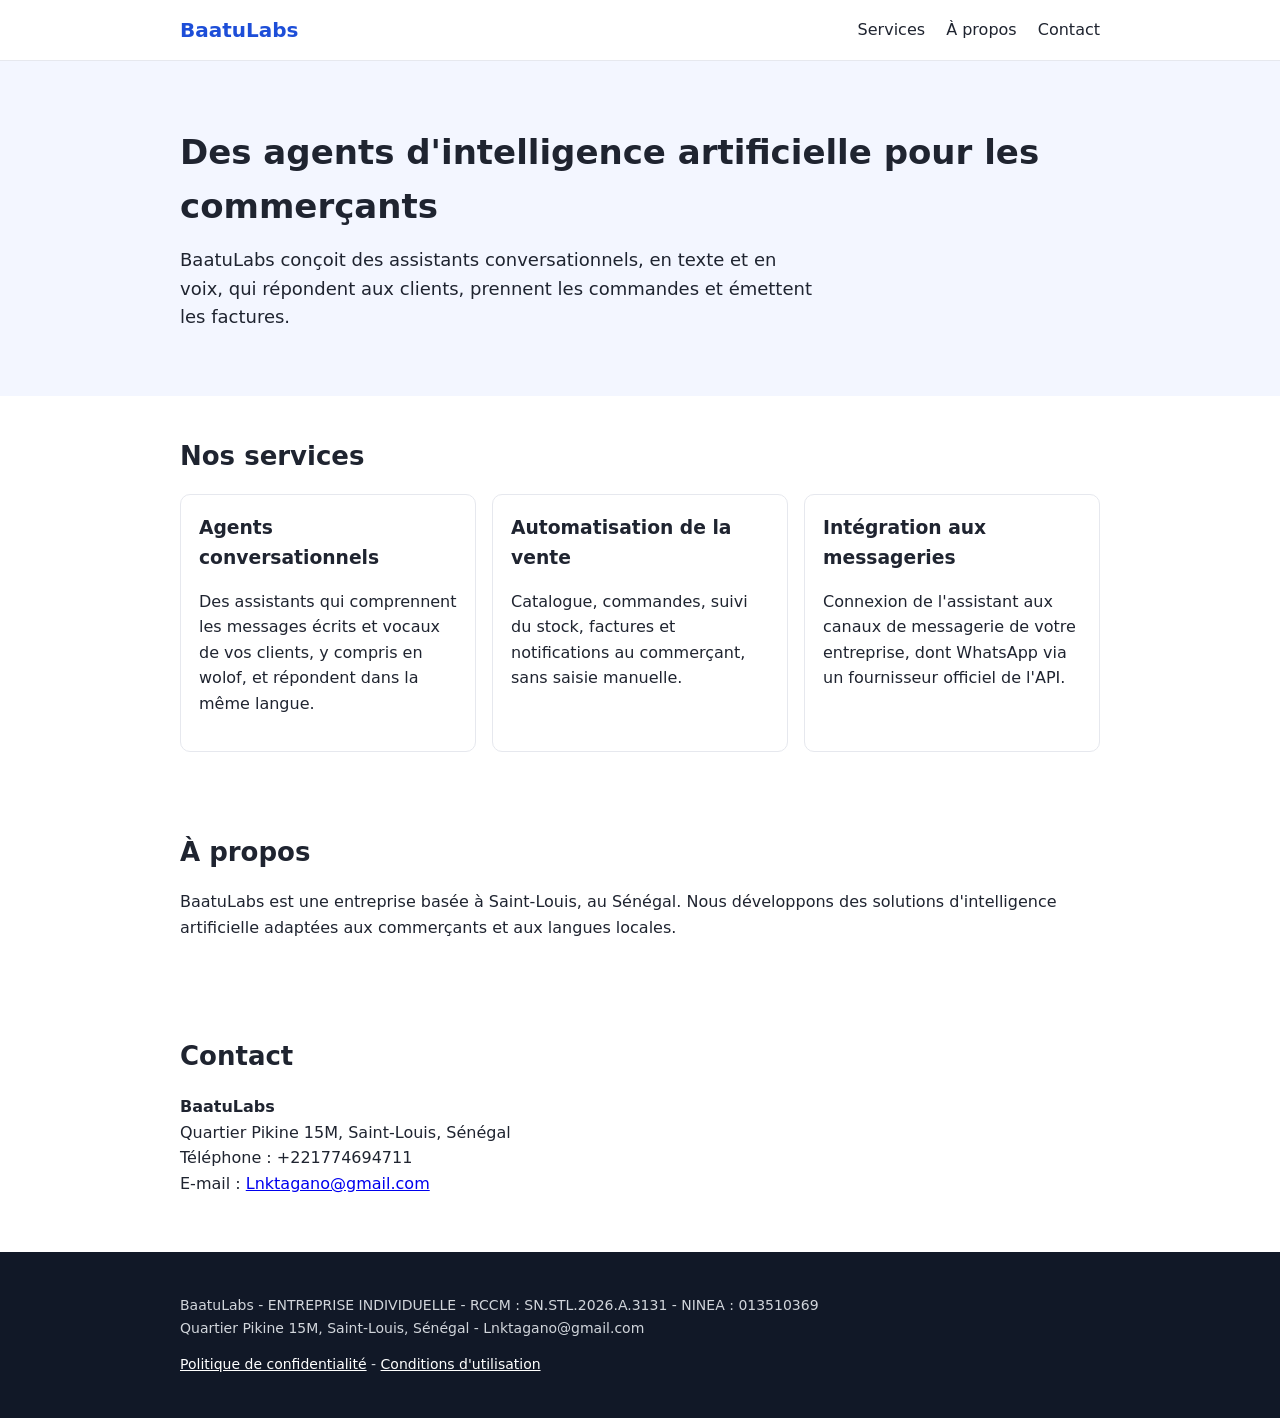
<file: index.html>
<!DOCTYPE html>
<html lang="fr">
<head>
<meta charset="utf-8">
<meta name="viewport" content="width=device-width, initial-scale=1">
<title>BaatuLabs - Agents d'intelligence artificielle pour les commerçants</title>
<meta name="description" content="BaatuLabs conçoit des agents d'intelligence artificielle conversationnels (texte et voix, y compris en wolof) pour aider les commerçants à répondre à leurs clients, prendre des commandes et émettre des factures.">
<link rel="stylesheet" href="style.css">
</head>
<body>
<header>
  <div class="wrap">
    <a class="brand" href="index.html">BaatuLabs</a>
    <nav><a href="#services">Services</a> <a href="#apropos">À propos</a> <a href="#contact">Contact</a></nav>
  </div>
</header>
<main>
  <section class="hero"><div class="wrap">
    <h1>Des agents d'intelligence artificielle pour les commerçants</h1>
    <p>BaatuLabs conçoit des assistants conversationnels, en texte et en voix, qui répondent aux clients, prennent les commandes et émettent les factures.</p>
  </div></section>
  <section id="services"><div class="wrap">
    <h2>Nos services</h2>
    <div class="cards">
      <div class="card"><h3>Agents conversationnels</h3><p>Des assistants qui comprennent les messages écrits et vocaux de vos clients, y compris en wolof, et répondent dans la même langue.</p></div>
      <div class="card"><h3>Automatisation de la vente</h3><p>Catalogue, commandes, suivi du stock, factures et notifications au commerçant, sans saisie manuelle.</p></div>
      <div class="card"><h3>Intégration aux messageries</h3><p>Connexion de l'assistant aux canaux de messagerie de votre entreprise, dont WhatsApp via un fournisseur officiel de l'API.</p></div>
    </div>
  </div></section>
  <section id="apropos"><div class="wrap">
    <h2>À propos</h2>
    <p>BaatuLabs est une entreprise basée à Saint-Louis, au Sénégal. Nous développons des solutions d'intelligence artificielle adaptées aux commerçants et aux langues locales.</p>
  </div></section>
  <section id="contact"><div class="wrap">
    <h2>Contact</h2>
    <p><strong>BaatuLabs</strong><br>Quartier Pikine 15M, Saint-Louis, Sénégal<br>
    Téléphone : +221774694711<br>E-mail : <a href="mailto:Lnktagano@gmail.com">Lnktagano@gmail.com</a></p>
  </div></section>
</main>
<footer><div class="wrap">
  <p>BaatuLabs - ENTREPRISE INDIVIDUELLE - RCCM : SN.STL.2026.A.3131 - NINEA : 013510369<br>
  Quartier Pikine 15M, Saint-Louis, Sénégal - Lnktagano@gmail.com</p>
  <p><a href="privacy.html">Politique de confidentialité</a> - <a href="terms.html">Conditions d'utilisation</a></p>
</div></footer>
</body>
</html>
</file>
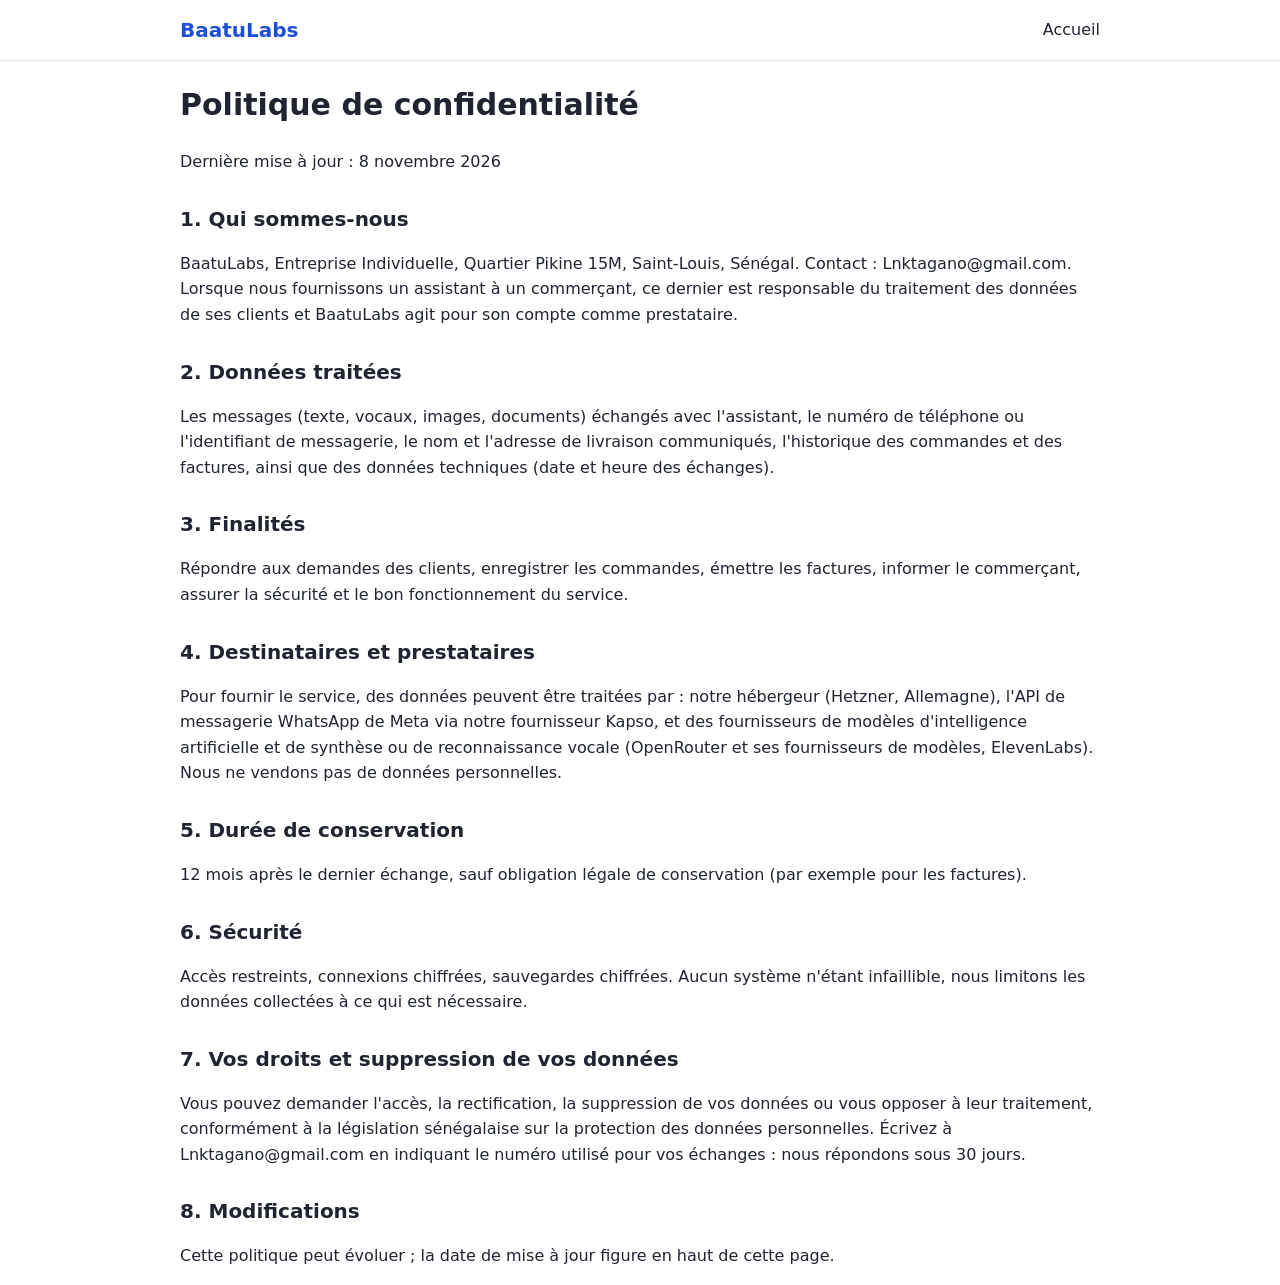
<file: privacy.html>
<!DOCTYPE html>
<html lang="fr">
<head>
<meta charset="utf-8">
<meta name="viewport" content="width=device-width, initial-scale=1">
<title>Politique de confidentialité - BaatuLabs</title>
<link rel="stylesheet" href="style.css">
</head>
<body>
<header>
  <div class="wrap">
    <a class="brand" href="index.html">BaatuLabs</a>
    <nav><a href="index.html">Accueil</a></nav>
  </div>
</header>
<main class="doc">
  <div class="wrap">
    <h1>Politique de confidentialité</h1>
    <p>Dernière mise à jour : 8 novembre 2026</p>
    
    <h2>1. Qui sommes-nous</h2>
    <p>BaatuLabs, Entreprise Individuelle, Quartier Pikine 15M, Saint-Louis, Sénégal. Contact : Lnktagano@gmail.com. Lorsque nous fournissons un assistant à un commerçant, ce dernier est responsable du traitement des données de ses clients et BaatuLabs agit pour son compte comme prestataire.</p>
    
    <h2>2. Données traitées</h2>
    <p>Les messages (texte, vocaux, images, documents) échangés avec l'assistant, le numéro de téléphone ou l'identifiant de messagerie, le nom et l'adresse de livraison communiqués, l'historique des commandes et des factures, ainsi que des données techniques (date et heure des échanges).</p>
    
    <h2>3. Finalités</h2>
    <p>Répondre aux demandes des clients, enregistrer les commandes, émettre les factures, informer le commerçant, assurer la sécurité et le bon fonctionnement du service.</p>
    
    <h2>4. Destinataires et prestataires</h2>
    <p>Pour fournir le service, des données peuvent être traitées par : notre hébergeur (Hetzner, Allemagne), l'API de messagerie WhatsApp de Meta via notre fournisseur Kapso, et des fournisseurs de modèles d'intelligence artificielle et de synthèse ou de reconnaissance vocale (OpenRouter et ses fournisseurs de modèles, ElevenLabs). Nous ne vendons pas de données personnelles.</p>
    
    <h2>5. Durée de conservation</h2>
    <p>12 mois après le dernier échange, sauf obligation légale de conservation (par exemple pour les factures).</p>
    
    <h2>6. Sécurité</h2>
    <p>Accès restreints, connexions chiffrées, sauvegardes chiffrées. Aucun système n'étant infaillible, nous limitons les données collectées à ce qui est nécessaire.</p>
    
    <h2>7. Vos droits et suppression de vos données</h2>
    <p>Vous pouvez demander l'accès, la rectification, la suppression de vos données ou vous opposer à leur traitement, conformément à la législation sénégalaise sur la protection des données personnelles. Écrivez à Lnktagano@gmail.com en indiquant le numéro utilisé pour vos échanges : nous répondons sous 30 jours.</p>
    
    <h2>8. Modifications</h2>
    <p>Cette politique peut évoluer ; la date de mise à jour figure en haut de cette page.</p>
  </div>
</main>
</body>
</html>
</file>
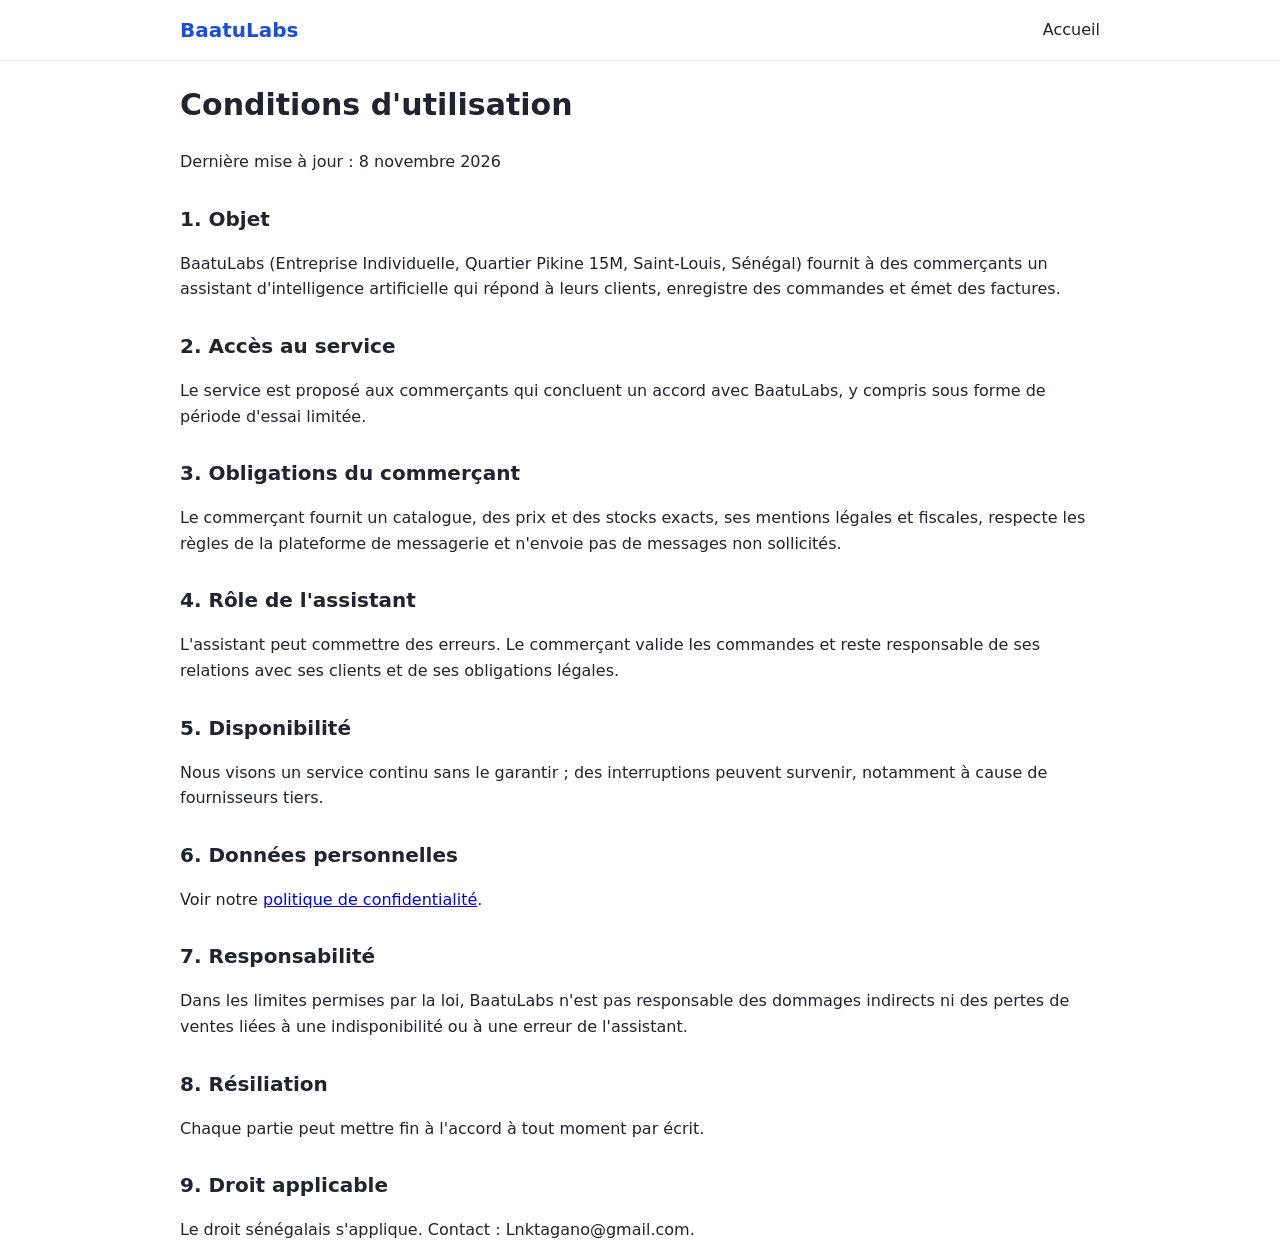
<file: terms.html>
<!DOCTYPE html>
<html lang="fr">
<head>
<meta charset="utf-8">
<meta name="viewport" content="width=device-width, initial-scale=1">
<title>Conditions d'utilisation - BaatuLabs</title>
<link rel="stylesheet" href="style.css">
</head>
<body>
<header>
  <div class="wrap">
    <a class="brand" href="index.html">BaatuLabs</a>
    <nav><a href="index.html">Accueil</a></nav>
  </div>
</header>
<main class="doc">
  <div class="wrap">
    <h1>Conditions d'utilisation</h1>
    <p>Dernière mise à jour : 8 novembre 2026</p>
    
    <h2>1. Objet</h2>
    <p>BaatuLabs (Entreprise Individuelle, Quartier Pikine 15M, Saint-Louis, Sénégal) fournit à des commerçants un assistant d'intelligence artificielle qui répond à leurs clients, enregistre des commandes et émet des factures.</p>
    
    <h2>2. Accès au service</h2>
    <p>Le service est proposé aux commerçants qui concluent un accord avec BaatuLabs, y compris sous forme de période d'essai limitée.</p>
    
    <h2>3. Obligations du commerçant</h2>
    <p>Le commerçant fournit un catalogue, des prix et des stocks exacts, ses mentions légales et fiscales, respecte les règles de la plateforme de messagerie et n'envoie pas de messages non sollicités.</p>
    
    <h2>4. Rôle de l'assistant</h2>
    <p>L'assistant peut commettre des erreurs. Le commerçant valide les commandes et reste responsable de ses relations avec ses clients et de ses obligations légales.</p>
    
    <h2>5. Disponibilité</h2>
    <p>Nous visons un service continu sans le garantir ; des interruptions peuvent survenir, notamment à cause de fournisseurs tiers.</p>
    
    <h2>6. Données personnelles</h2>
    <p>Voir notre <a href="privacy.html">politique de confidentialité</a>.</p>
    
    <h2>7. Responsabilité</h2>
    <p>Dans les limites permises par la loi, BaatuLabs n'est pas responsable des dommages indirects ni des pertes de ventes liées à une indisponibilité ou à une erreur de l'assistant.</p>
    
    <h2>8. Résiliation</h2>
    <p>Chaque partie peut mettre fin à l'accord à tout moment par écrit.</p>
    
    <h2>9. Droit applicable</h2>
    <p>Le droit sénégalais s'applique. Contact : Lnktagano@gmail.com.</p>
  </div>
</main>
</body>
</html>
</file>
<file: style.css>
*{box-sizing:border-box}body{margin:0;font-family:system-ui,-apple-system,Segoe UI,Roboto,sans-serif;color:#1f2430;line-height:1.6;background:#fff}
.wrap{max-width:960px;margin:0 auto;padding:0 20px}
header{border-bottom:1px solid #e6e8ee}header .wrap{display:flex;justify-content:space-between;align-items:center;height:60px}
.brand{font-weight:700;font-size:20px;color:#1d4ed8;text-decoration:none}nav a{margin-left:16px;color:#1f2430;text-decoration:none}
.hero{background:#f3f6ff;padding:64px 0}.hero h1{font-size:34px;margin:0 0 12px}.hero p{font-size:18px;max-width:640px;margin:0}
section{padding:40px 0}h2{font-size:26px;margin:0 0 16px}
.cards{display:grid;grid-template-columns:repeat(auto-fit,minmax(240px,1fr));gap:16px}
.card{border:1px solid #e6e8ee;border-radius:10px;padding:18px}.card h3{margin:0 0 8px}
footer{background:#111827;color:#d1d5db;padding:28px 0;font-size:14px}footer a{color:#fff}
.doc h1{font-size:30px}.doc h2{font-size:20px;margin-top:28px}
</file>
